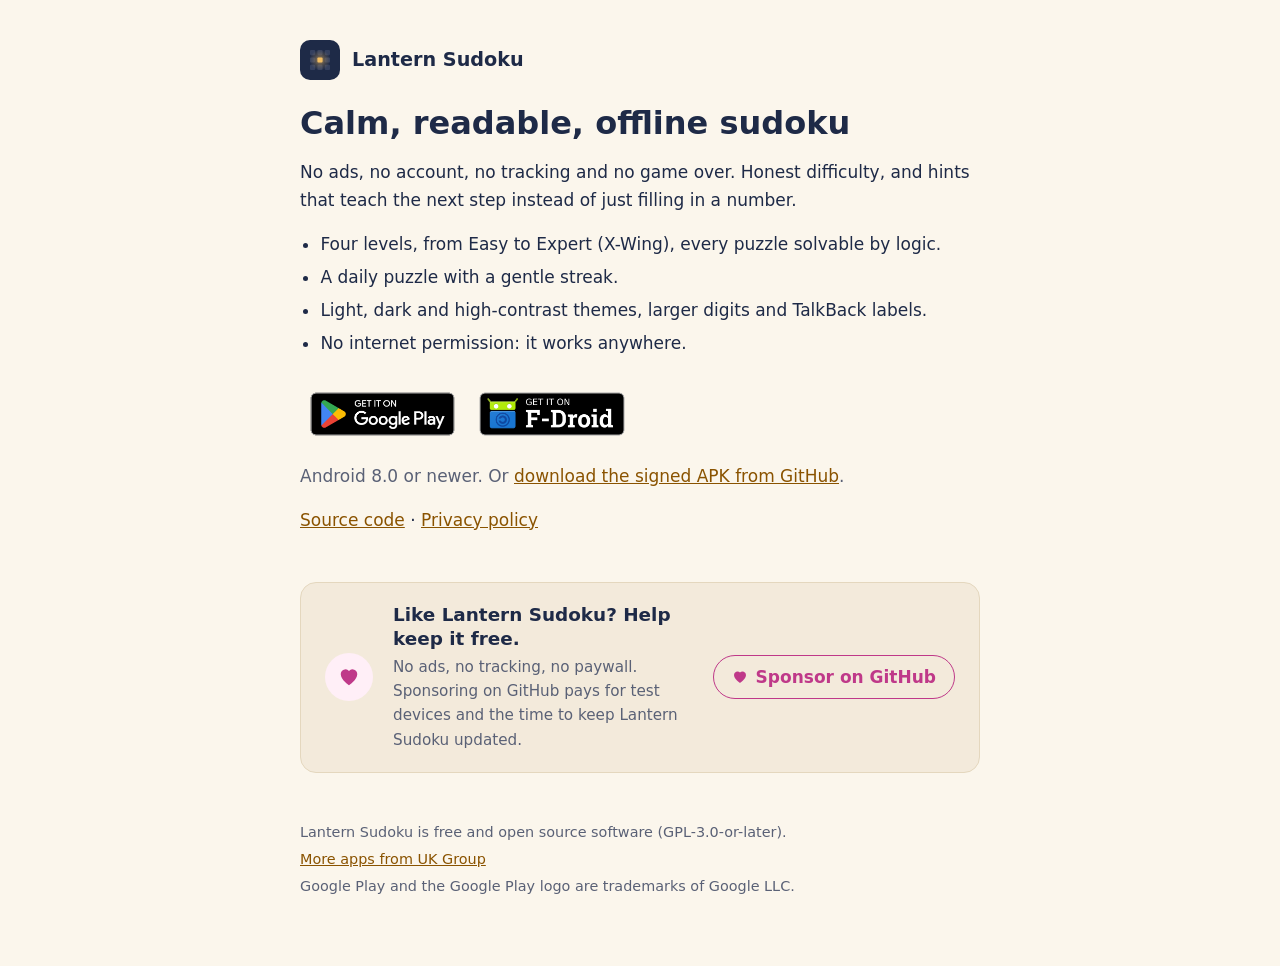
<file: site/index.html>
<!doctype html>
<html lang="en">
<head>
  <meta charset="utf-8">
  <meta name="viewport" content="width=device-width, initial-scale=1">
  <title>Lantern Sudoku – Calm Offline Sudoku with Hints That Teach (Android)</title>
  <meta name="description" content="A calm, classic sudoku for Android with hints that teach the next technique, honest difficulty, a daily puzzle and high-contrast themes. No ads, no account, no internet access. Free and open source.">
  <link rel="canonical" href="https://ukpratik.github.io/lantern-sudoku/">
  <link rel="icon" href="icon.svg" type="image/svg+xml">
  <link rel="icon" href="icon-512.png" type="image/png" sizes="512x512">
  <link rel="apple-touch-icon" href="icon-512.png">
  <link rel="stylesheet" href="style.css">

  <meta property="og:type" content="website">
  <meta property="og:site_name" content="Lantern Sudoku">
  <meta property="og:title" content="Lantern Sudoku – calm offline sudoku with hints that teach">
  <meta property="og:description" content="Hints that explain the technique, honest difficulty, a daily puzzle. No ads, no game over, no internet access.">
  <meta property="og:url" content="https://ukpratik.github.io/lantern-sudoku/">
  <meta property="og:image" content="https://ukpratik.github.io/lantern-sudoku/og.png">
  <meta property="og:image:type" content="image/png">
  <meta property="og:image:width" content="1200">
  <meta property="og:image:height" content="630">
  <meta property="og:image:alt" content="Lantern Sudoku: calm sudoku with hints that teach. No ads. Fully offline.">

  <meta name="twitter:card" content="summary_large_image">
  <meta name="twitter:title" content="Lantern Sudoku – calm offline sudoku with hints that teach">
  <meta name="twitter:description" content="Honest difficulty, daily puzzle, high-contrast themes. No ads, no internet access. Open source.">
  <meta name="twitter:image" content="https://ukpratik.github.io/lantern-sudoku/og.png">
  <meta name="twitter:image:alt" content="Lantern Sudoku: calm sudoku with hints that teach. No ads. Fully offline.">

  <script type="application/ld+json">
  {
    "@context": "https://schema.org",
    "@type": ["MobileApplication", "VideoGame"],
    "name": "Lantern Sudoku",
    "alternateName": "Lantern Sudoku: Learn & Unwind",
    "description": "Calm offline sudoku with hints that teach the next technique, honest difficulty and a daily puzzle.",
    "operatingSystem": "Android 8.0 or later",
    "applicationCategory": "GameApplication",
    "genre": ["Puzzle", "Logic"],
    "gamePlatform": "Android",
    "playMode": "SinglePlayer",
    "url": "https://ukpratik.github.io/lantern-sudoku/",
    "image": "https://ukpratik.github.io/lantern-sudoku/og.png",
    "installUrl": "https://play.google.com/store/apps/details?id=io.github.ukpratik.lanternsudoku.play",
    "sameAs": [
      "https://play.google.com/store/apps/details?id=io.github.ukpratik.lanternsudoku.play",
      "https://f-droid.org/packages/io.github.ukpratik.lanternsudoku/",
      "https://github.com/ukpratik/lantern-sudoku"
    ],
    "accessibilityFeature": ["highContrastDisplay", "largePrint"],
    "accessibilityControl": ["fullTouchControl"],
    "license": "https://www.gnu.org/licenses/gpl-3.0.html",
    "isAccessibleForFree": true,
    "offers": { "@type": "Offer", "price": "0", "priceCurrency": "USD" },
    "publisher": { "@type": "Organization", "name": "UK Group", "url": "https://ukpratik.github.io/awesomeaiapplications/" },
    "author": { "@type": "Organization", "name": "UK Group" }
  }
  </script>
</head>
<body>
<main>
  <a class="brand" href="./"><img src="icon.svg" alt=""> Lantern Sudoku</a>
  <h1>Calm, readable, offline sudoku</h1>
  <p>No ads, no account, no tracking and no game over. Honest difficulty, and hints that teach the next step instead of just filling in a number.</p>
  <ul>
    <li>Four levels, from Easy to Expert (X-Wing), every puzzle solvable by logic.</li>
    <li>A daily puzzle with a gentle streak.</li>
    <li>Light, dark and high-contrast themes, larger digits and TalkBack labels.</li>
    <li>No internet permission: it works anywhere.</li>
  </ul>
  <p class="badges">
    <a href="https://play.google.com/store/apps/details?id=io.github.ukpratik.lanternsudoku.play&amp;utm_source=website&amp;utm_medium=badge"><img src="badge-google-play.png" alt="Get it on Google Play" width="646" height="250"></a>
    <a href="https://f-droid.org/packages/io.github.ukpratik.lanternsudoku/"><img src="badge-fdroid.png" alt="Get it on F-Droid" width="646" height="250"></a>
  </p>
  <p class="muted">Android 8.0 or newer. Or <a href="https://github.com/ukpratik/lantern-sudoku/releases">download the signed APK from GitHub</a>.</p>
  <p><a href="https://github.com/ukpratik/lantern-sudoku">Source code</a> · <a href="privacy/">Privacy policy</a></p>
  <aside class="support" aria-labelledby="support-title">
    <span class="support-heart"><svg viewBox="0 0 16 16" aria-hidden="true" focusable="false"><path d="M8 14s-6-3.9-6-8a3.5 3.5 0 0 1 6-2.45A3.5 3.5 0 0 1 14 6c0 4.1-6 8-6 8z"/></svg></span>
    <div class="support-text">
      <h2 id="support-title">Like Lantern Sudoku? Help keep it free.</h2>
      <p>No ads, no tracking, no paywall. Sponsoring on GitHub pays for test devices and the time to keep Lantern Sudoku updated.</p>
    </div>
    <a class="btn-sponsor" href="https://github.com/sponsors/ukpratik" rel="noopener"><svg viewBox="0 0 16 16" aria-hidden="true" focusable="false"><path d="M8 14s-6-3.9-6-8a3.5 3.5 0 0 1 6-2.45A3.5 3.5 0 0 1 14 6c0 4.1-6 8-6 8z"/></svg><span>Sponsor on GitHub</span></a>
  </aside>

  <footer>
    <p>Lantern Sudoku is free and open source software (GPL-3.0-or-later).</p>
    <p><a href="https://ukpratik.github.io/awesomeaiapplications/">More apps from UK Group</a></p>
    <p>Google Play and the Google Play logo are trademarks of Google LLC.</p>
  </footer>
</main>
</body>
</html>
</file>
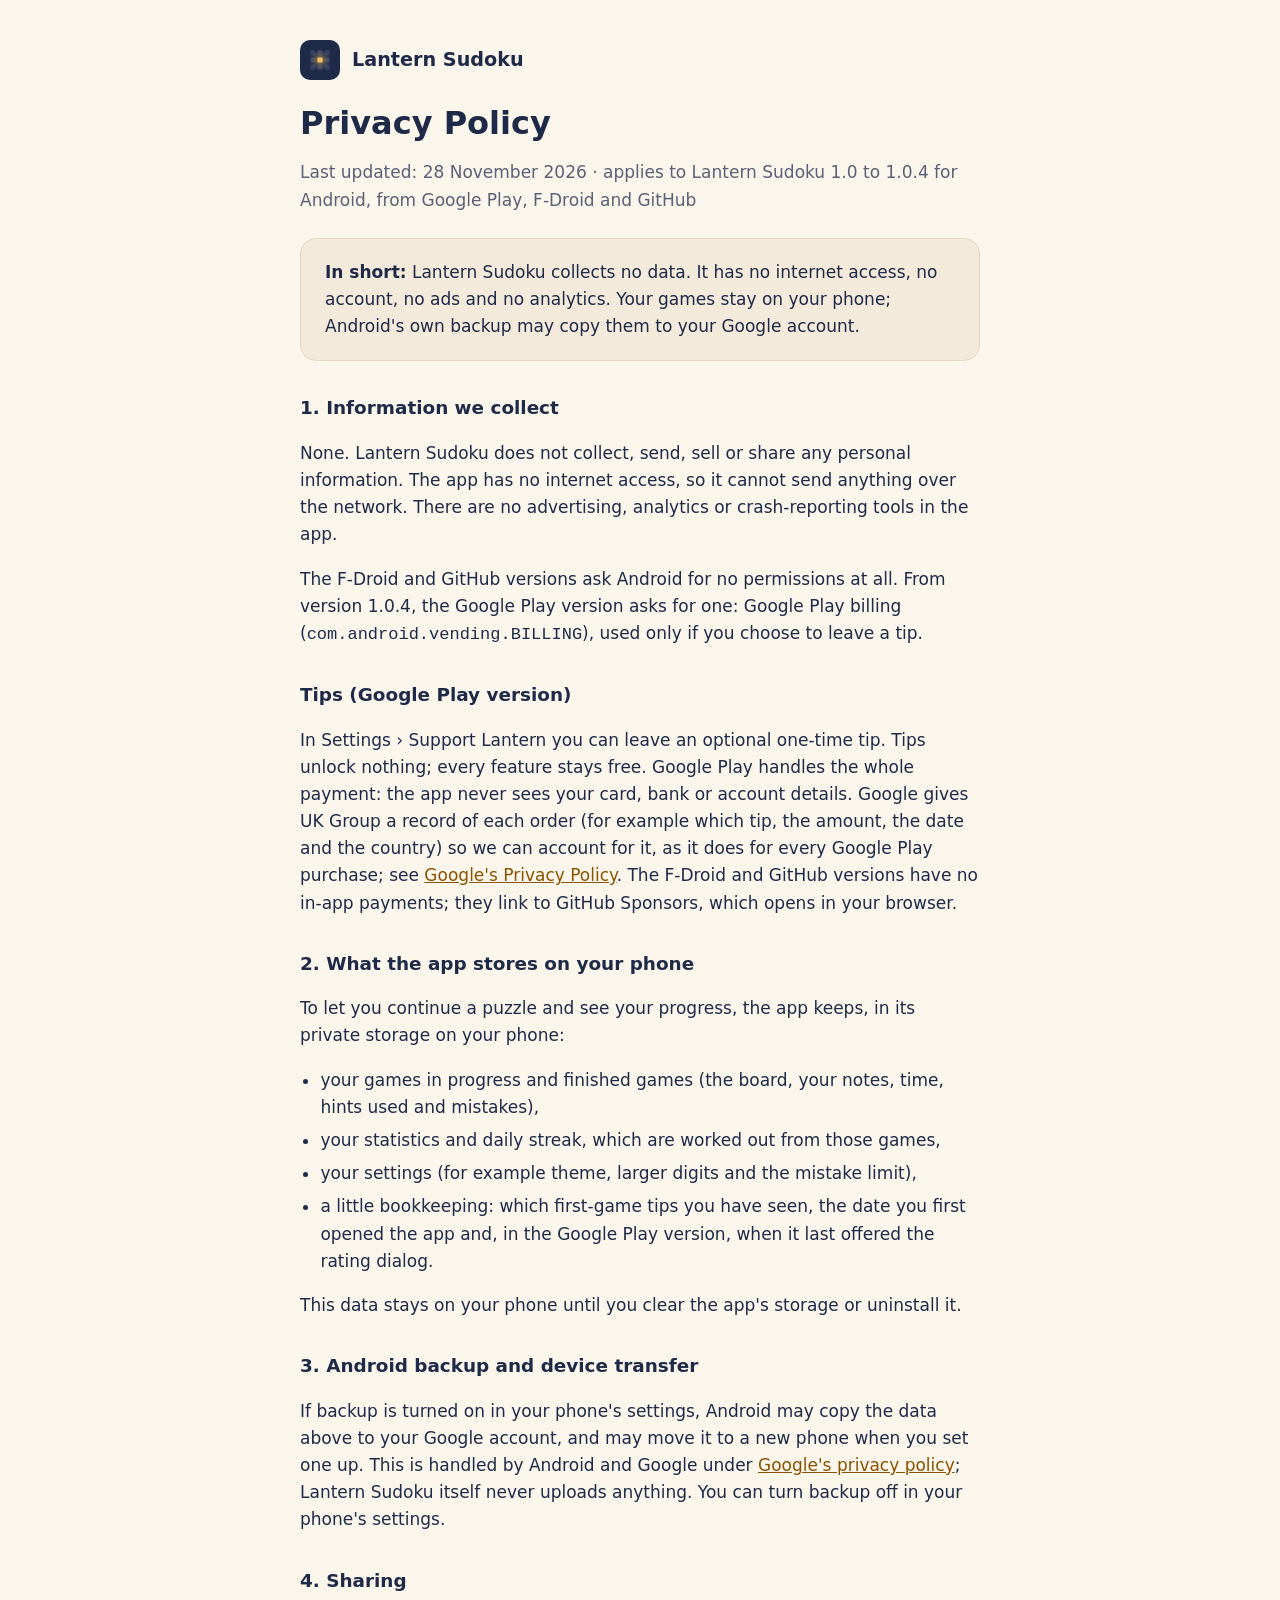
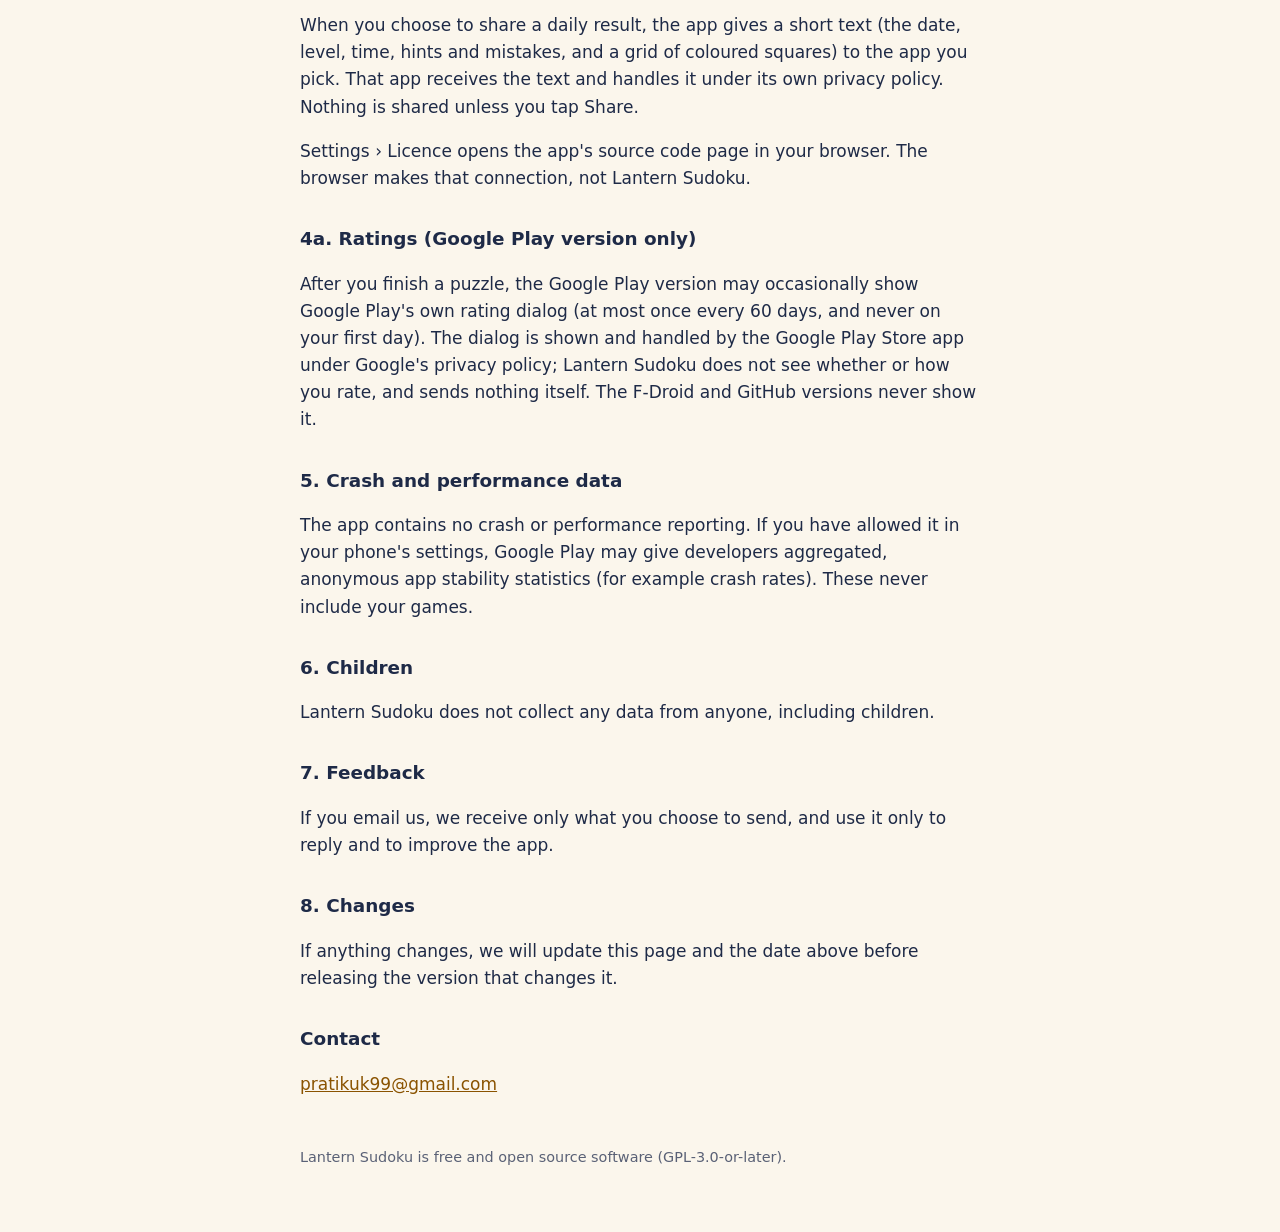
<file: site/privacy/index.html>
<!doctype html>
<html lang="en">
<head>
  <meta charset="utf-8">
  <meta name="viewport" content="width=device-width, initial-scale=1">
  <title>Privacy Policy · Lantern Sudoku</title>
  <meta name="description" content="Lantern Sudoku collects no data: no internet access, no account, no ads and no analytics. Your games stay on your phone.">
  <link rel="canonical" href="https://ukpratik.github.io/lantern-sudoku/privacy/">
  <link rel="stylesheet" href="../style.css">
  <link rel="icon" href="../icon.svg">
</head>
<body>
<main>
  <a class="brand" href="../"><img src="../icon.svg" alt=""> Lantern Sudoku</a>
  <h1>Privacy Policy</h1>
  <p class="muted">Last updated: 28 November 2026 · applies to Lantern Sudoku 1.0 to 1.0.4 for Android, from Google Play, F-Droid and GitHub</p>

  <div class="card"><strong>In short:</strong> Lantern Sudoku collects no data. It has no internet access, no account, no ads and no analytics. Your games stay on your phone; Android's own backup may copy them to your Google account.</div>

  <h2>1. Information we collect</h2>
  <p>None. Lantern Sudoku does not collect, send, sell or share any personal information. The app has no internet access, so it cannot send anything over the network. There are no advertising, analytics or crash-reporting tools in the app.</p>
  <p>The F-Droid and GitHub versions ask Android for no permissions at all. From version 1.0.4, the Google Play version asks for one: Google Play billing (<code>com.android.vending.BILLING</code>), used only if you choose to leave a tip.</p>

  <h2>Tips (Google Play version)</h2>
  <p>In Settings › Support Lantern you can leave an optional one-time tip. Tips unlock nothing; every feature stays free. Google Play handles the whole payment: the app never sees your card, bank or account details. Google gives UK Group a record of each order (for example which tip, the amount, the date and the country) so we can account for it, as it does for every Google Play purchase; see <a href="https://policies.google.com/privacy">Google's Privacy Policy</a>. The F-Droid and GitHub versions have no in-app payments; they link to GitHub Sponsors, which opens in your browser.</p>

  <h2>2. What the app stores on your phone</h2>
  <p>To let you continue a puzzle and see your progress, the app keeps, in its private storage on your phone:</p>
  <ul>
    <li>your games in progress and finished games (the board, your notes, time, hints used and mistakes),</li>
    <li>your statistics and daily streak, which are worked out from those games,</li>
    <li>your settings (for example theme, larger digits and the mistake limit),</li>
    <li>a little bookkeeping: which first-game tips you have seen, the date you first opened the app and, in the Google Play version, when it last offered the rating dialog.</li>
  </ul>
  <p>This data stays on your phone until you clear the app's storage or uninstall it.</p>

  <h2>3. Android backup and device transfer</h2>
  <p>If backup is turned on in your phone's settings, Android may copy the data above to your Google account, and may move it to a new phone when you set one up. This is handled by Android and Google under <a href="https://policies.google.com/privacy">Google's privacy policy</a>; Lantern Sudoku itself never uploads anything. You can turn backup off in your phone's settings.</p>

  <h2>4. Sharing</h2>
  <p>When you choose to share a daily result, the app gives a short text (the date, level, time, hints and mistakes, and a grid of coloured squares) to the app you pick. That app receives the text and handles it under its own privacy policy. Nothing is shared unless you tap Share.</p>
  <p>Settings › Licence opens the app's source code page in your browser. The browser makes that connection, not Lantern Sudoku.</p>

  <h2>4a. Ratings (Google Play version only)</h2>
  <p>After you finish a puzzle, the Google Play version may occasionally show Google Play's own rating dialog (at most once every 60 days, and never on your first day). The dialog is shown and handled by the Google Play Store app under Google's privacy policy; Lantern Sudoku does not see whether or how you rate, and sends nothing itself. The F-Droid and GitHub versions never show it.</p>

  <h2>5. Crash and performance data</h2>
  <p>The app contains no crash or performance reporting. If you have allowed it in your phone's settings, Google Play may give developers aggregated, anonymous app stability statistics (for example crash rates). These never include your games.</p>

  <h2>6. Children</h2>
  <p>Lantern Sudoku does not collect any data from anyone, including children.</p>

  <h2>7. Feedback</h2>
  <p>If you email us, we receive only what you choose to send, and use it only to reply and to improve the app.</p>

  <h2>8. Changes</h2>
  <p>If anything changes, we will update this page and the date above before releasing the version that changes it.</p>

  <h2>Contact</h2>
  <p><a href="mailto:pratikuk99@gmail.com">pratikuk99@gmail.com</a></p>

  <footer>Lantern Sudoku is free and open source software (GPL-3.0-or-later).</footer>
</main>
</body>
</html>
</file>
<file: site/style.css>
/* SPDX-License-Identifier: GPL-3.0-or-later */
/* Lantern Sudoku site: paper and ink, amber accent (design tokens, light and dark). */
:root { --accent: #8A5300; --ink: #1E2A47; --muted: #5A6176; --bg: #FBF6EC; --card: #F3EADB; --line: #E4D7BE; }
@media (prefers-color-scheme: dark) {
  :root { --accent: #F4BE63; --ink: #ECE6DA; --muted: #A8A396; --bg: #14161D; --card: #1D2029; --line: #2E3342; }
}
* { box-sizing: border-box; }
body { margin: 0; background: var(--bg); color: var(--ink); font: 17px/1.6 system-ui, -apple-system, "Segoe UI", Roboto, sans-serif; }
main { max-width: 720px; margin: 0 auto; padding: 40px 20px 64px; }
a { color: var(--accent); }
h1 { font-size: 2rem; line-height: 1.2; margin: 0 0 8px; }
h2 { font-size: 1.15rem; margin: 32px 0 8px; }
.muted { color: var(--muted); }
.card { background: var(--card); border: 1px solid var(--line); border-radius: 16px; padding: 20px 24px; margin: 24px 0; }
.brand { display: flex; align-items: center; gap: 12px; margin-bottom: 24px; font-weight: 700; font-size: 1.2rem; text-decoration: none; color: var(--ink); }
.brand img { width: 40px; height: 40px; border-radius: 10px; }
ul { padding-left: 1.2em; }
li { margin: 6px 0; }
footer { margin-top: 48px; font-size: 0.9rem; color: var(--muted); }
.badges { display: flex; flex-wrap: wrap; align-items: center; gap: 4px; margin: 24px 0 4px; }
.badges a { display: inline-block; line-height: 0; }
.badges img { width: auto; height: 64px; }
footer p { margin: 4px 0; }

/* Support card (GitHub Sponsors) */
:root { --sponsor: #BF3989; --sponsor-soft: #FFEFF7; --on-sponsor: #FFFFFF; }
@media (prefers-color-scheme: dark) { :root { --sponsor: #DB61A2; --sponsor-soft: #3A1D2D; --on-sponsor: #1A0E14; } }
.support { display: flex; flex-wrap: wrap; align-items: center; gap: 16px 20px; margin: 48px 0 0; padding: 20px 24px; background: var(--card); border: 1px solid var(--line); border-radius: 16px; }
.support-heart { flex: none; display: grid; place-items: center; width: 48px; height: 48px; border-radius: 50%; background: var(--sponsor-soft); color: var(--sponsor); }
.support-heart svg { width: 22px; height: 22px; fill: currentColor; }
.support-text { flex: 1 1 260px; min-width: 0; }
.support-text h2, .support-text h3 { margin: 0 0 4px; font-size: 1.15rem; line-height: 1.3; }
.support-text p { margin: 0; color: var(--muted); font-size: 0.95rem; }
.btn-sponsor { display: inline-flex; align-items: center; gap: 8px; min-height: 44px; padding: 0 18px; border: 1.5px solid var(--sponsor); border-radius: 999px; color: var(--sponsor); font-weight: 600; text-decoration: none; white-space: nowrap; transition: background-color .15s, color .15s; }
.btn-sponsor svg { width: 16px; height: 16px; fill: currentColor; }
.btn-sponsor:hover { background: var(--sponsor); color: var(--on-sponsor); text-decoration: none; }
.btn-sponsor:focus-visible { outline: 2px solid var(--sponsor); outline-offset: 3px; }
@media (max-width: 480px) { .support { padding: 20px; } .btn-sponsor { width: 100%; justify-content: center; } }
@media (prefers-reduced-motion: reduce) { .btn-sponsor { transition: none; } }
</file>
